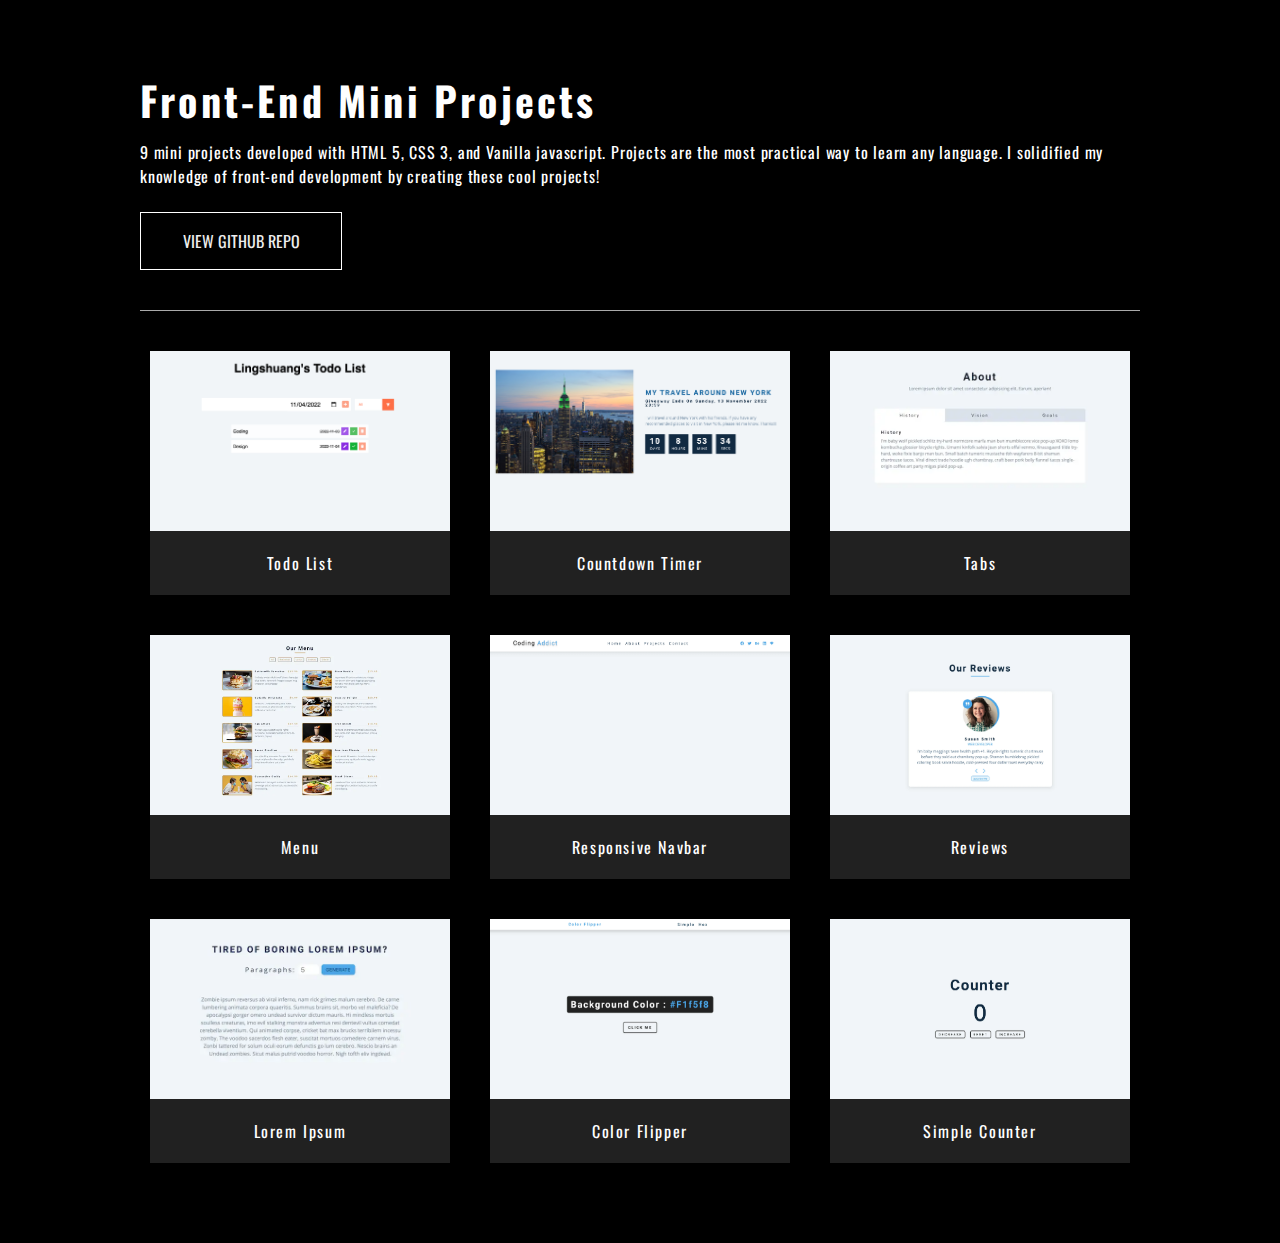
<file: index.html>
<!DOCTYPE html>
<html lang="en">
  <head>
    <meta charset="UTF-8" />
    <meta name="viewport" content="width=device-width, initial-scale=1.0" />
    <title>Front-end Mini Projects</title>
    <!-- font-awesome -->
    <link
      rel="stylesheet"
      href="https://cdnjs.cloudflare.com/ajax/libs/font-awesome/5.14.0/css/all.min.css"
    />
    <!-- styles -->
    <link rel="stylesheet" href="styles.css" />
    <link rel="icon" href="images/website-logo.png">
  </head>
  <body>
    <header>
        <h2>Front-end Mini Projects</h2>
        <p class="description">9 mini projects developed with HTML 5, CSS 3, and Vanilla javascript. Projects are the most practical way to learn any language. I solidified my knowledge of front-end development by creating these cool projects!</p>
        <div class="develop-github">
            VIEW GITHUB REPO
        </div>
        
        <div class="underline"></div>
    </header>

    
    <div class="projects">
    </div>

    <!-- javascript -->
    <script src="app.js"></script>
  </body>
</html>
</file>
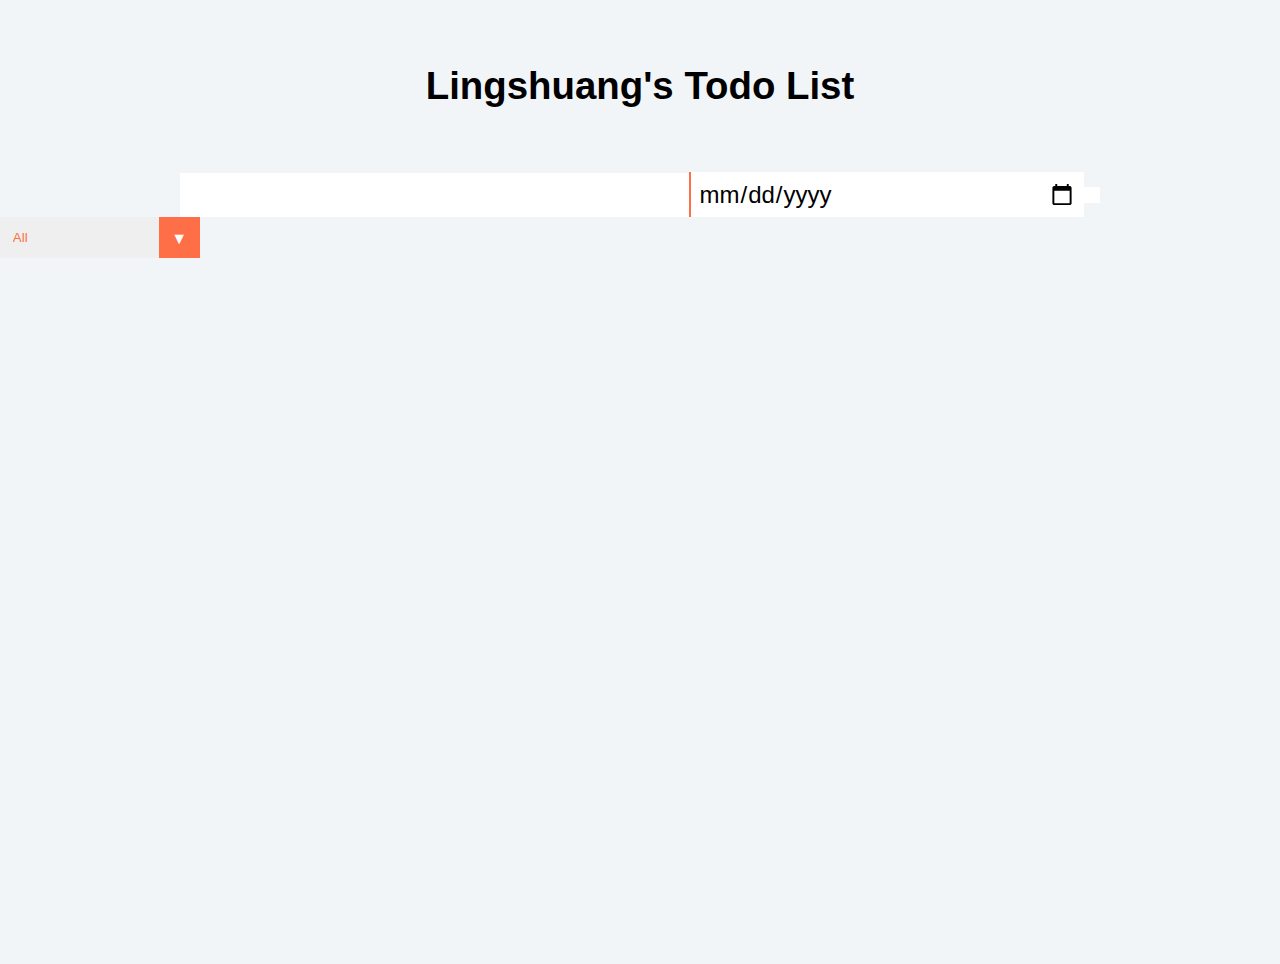
<file: 01-todo-list/index.html>
<!DOCTYPE html>
<html lang="en">
<head>
    <meta charset="UTF-8">
    <meta http-equiv="X-UA-Compatible" content="IE=edge">
    <meta name="viewport" content="width=device-width, initial-scale=1.0">
    <link rel="preconnect" href="https://fonts.googleapis.com">
    <link rel="preconnect" href="https://fonts.gstatic.com" crossorigin>
    <link href="https://fonts.googleapis.com/css2?family=Raleway:ital,wght@0,300;1,300&display=swap" rel="stylesheet">
    <link rel="stylesheet" href="https://cdnjs.cloudflare.com/ajax/libs/font-awesome/6.2.0/css/all.min.css" integrity="sha512-xh6O/CkQoPOWDdYTDqeRdPCVd1SpvCA9XXcUnZS2FmJNp1coAFzvtCN9BmamE+4aHK8yyUHUSCcJHgXloTyT2A==" crossorigin="anonymous" referrerpolicy="no-referrer" />
    <link rel="stylesheet" href="style.css">
    <title>Todo List</title>
</head>
<body>
    
    <header>
        <h1>Lingshuang's Todo List</h1>
    </header>

    <form>
        <input type="text" class="todo-input">
        <input type="date" class="todo-date">
        <button class="todo-button">
            <i class="fas fa-plus-square"></i>
        </button>
        
    </form>

    <div class="select">
        <select name="todos" class="filter-todo">
            <option value="all">All</option>
            <option value="completed">Completed</option>
            <option value="uncompleted">Uncompleted</option>
        </select>
    </div>

    <div class="todo-container">
        <ul class="todo-list"></ul>
    </div>

    <script src="app.js"></script>
</body>
</html>
</file>
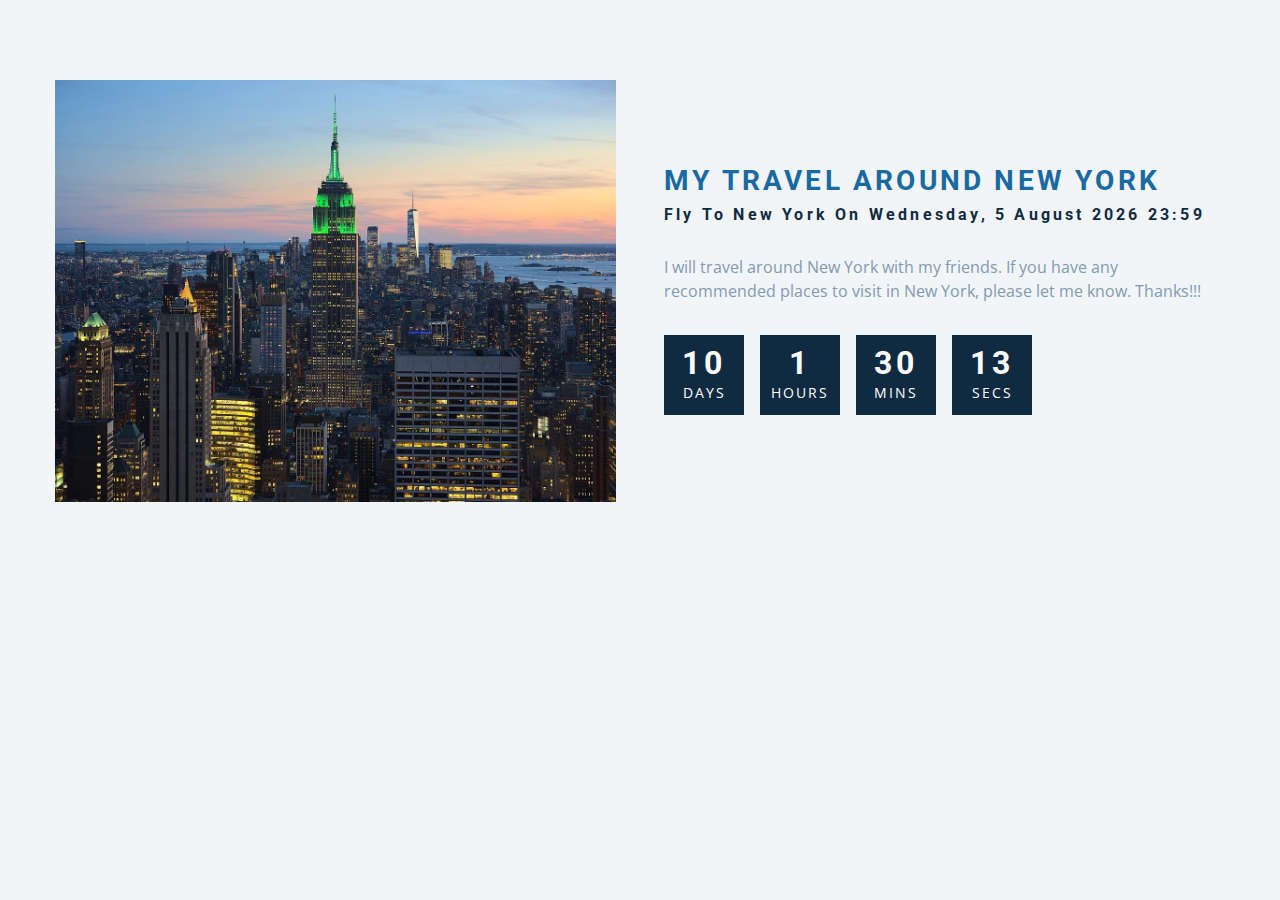
<file: 02-countdown-timer/index.html>
<!DOCTYPE html>
<html lang="en">
  <head>
    <meta charset="UTF-8" />
    <meta name="viewport" content="width=device-width, initial-scale=1.0" />
    <title>Countdown</title>

    <!-- styles -->
    <link rel="stylesheet" href="styles.css" />
  </head>
  <body>
    <section class="section-center">
      <article class="gift-img">
        <img src="new-york.webp" alt="gift image">
      </article>
      <!-- info -->
      <article class="gift-info">
        <h3>my travel around new york</h3>
        <h4 class="giveaway"></h4>
        <p>I will travel around New York with my friends. If you have any recommended places to visit in New York, please let me know. Thanks!!!</p>
        <div class="deadline">
          <!-- days -->
          <div class="deadline-format">
            <div>
              <h4 class="days"></h4>
              <span>days</span>
            </div>
          </div>
          <!-- end of days -->
           <!-- hours -->
           <div class="deadline-format">
            <div>
              <h4 class="hours"></h4>
              <span>hours</span>
            </div>
          </div>
          <!-- end of hours -->
           <!-- minutes -->
           <div class="deadline-format">
            <div>
              <h4 class="minutes"></h4>
              <span>mins</span>
            </div>
          </div>
          <!-- end of minutes -->
           <!-- seconds -->
           <div class="deadline-format">
            <div>
              <h4 class="seconds"></h4>
              <span>secs</span>
            </div>
          </div>
          <!-- end of seconds -->
        </div>
      </article>
    </section>
    <!-- javascript -->
    <script src="app.js"></script>
  </body>
</html>
</file>
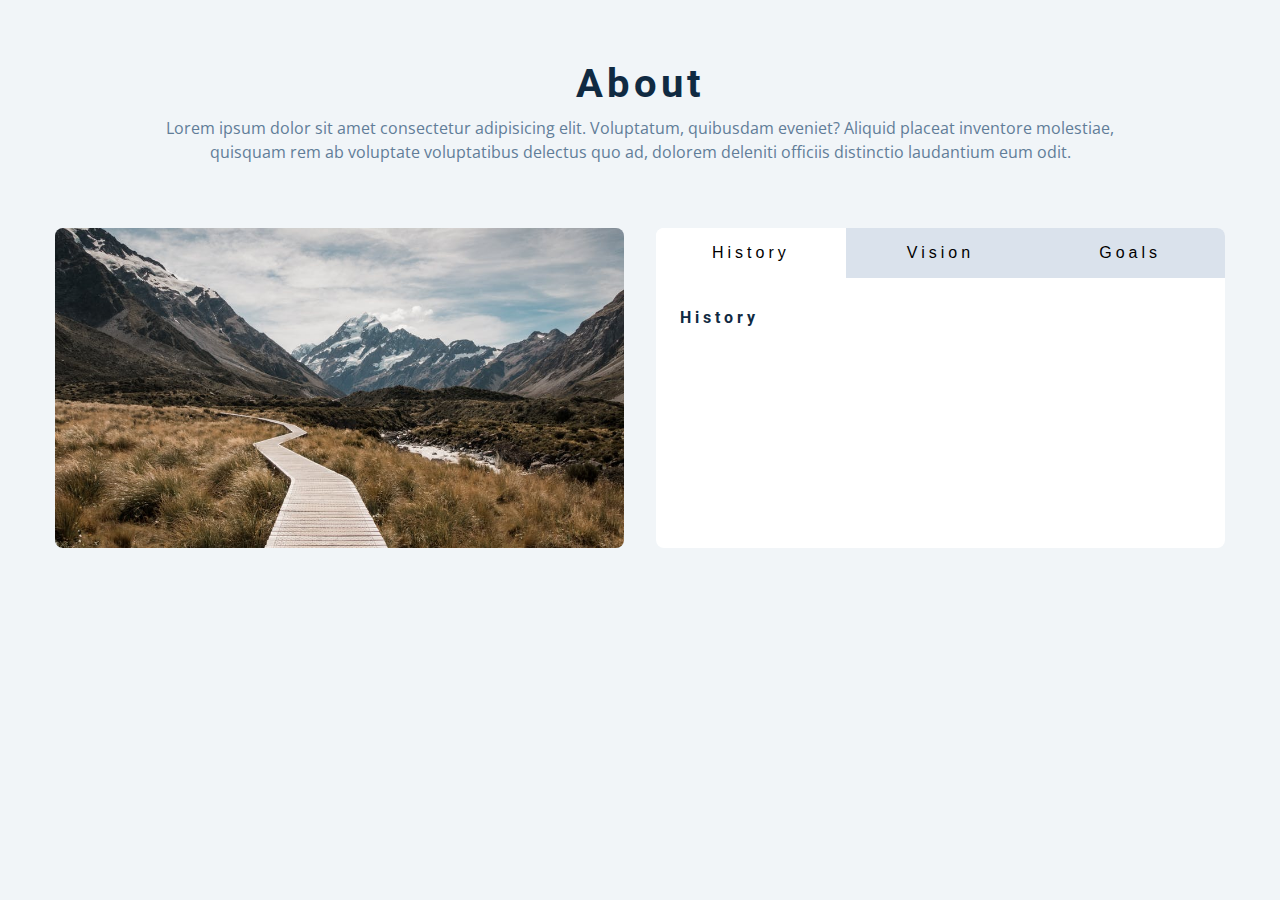
<file: 03-tabs/index.html>
<!DOCTYPE html>
<html lang="en">
  <head>
    <meta charset="UTF-8" />
    <meta name="viewport" content="width=device-width, initial-scale=1.0" />
    <title>Tabs</title>

    <!-- styles -->
    <link rel="stylesheet" href="styles.css" />
  </head>
  <body>
    <section>
      <div class="title">
        <h2>about</h2>
        <p>Lorem ipsum dolor sit amet consectetur adipisicing elit. Voluptatum, quibusdam eveniet? Aliquid placeat inventore molestiae, quisquam rem ab voluptate voluptatibus delectus quo ad, dolorem deleniti officiis distinctio laudantium eum odit.</p>
      </div>
      <div class="about-center section-center">
        <div class="about-img">
          <img src="hero-bcg.jpeg" alt="about image">
        </div>
        <div class="about">
          <div class="btn-container">
            <button class="tab-btn active" type="button" data-id="history">history</button>
            <button class="tab-btn" type="button" data-id="vision">vision</button>
            <button class="tab-btn" type="button" data-id="goals">goals</button>
          </div>
          <div class="about-content">
            <!-- single item -->
            <div class="content active" id="history">
              <h4>
                history
              </h4>
            </div>
            <div class="content" id="vision">
              <h4>
                vision
              </h4>
            </div>
            <div class="content" id="goals">
              <h4>
                goals
              </h4>
            </div>
            <!-- end single item -->
          </div>
        </div>
      </div>
    </section>
    <!-- javascript -->
    <script src="app.js"></script>
  </body>
</html>
</file>
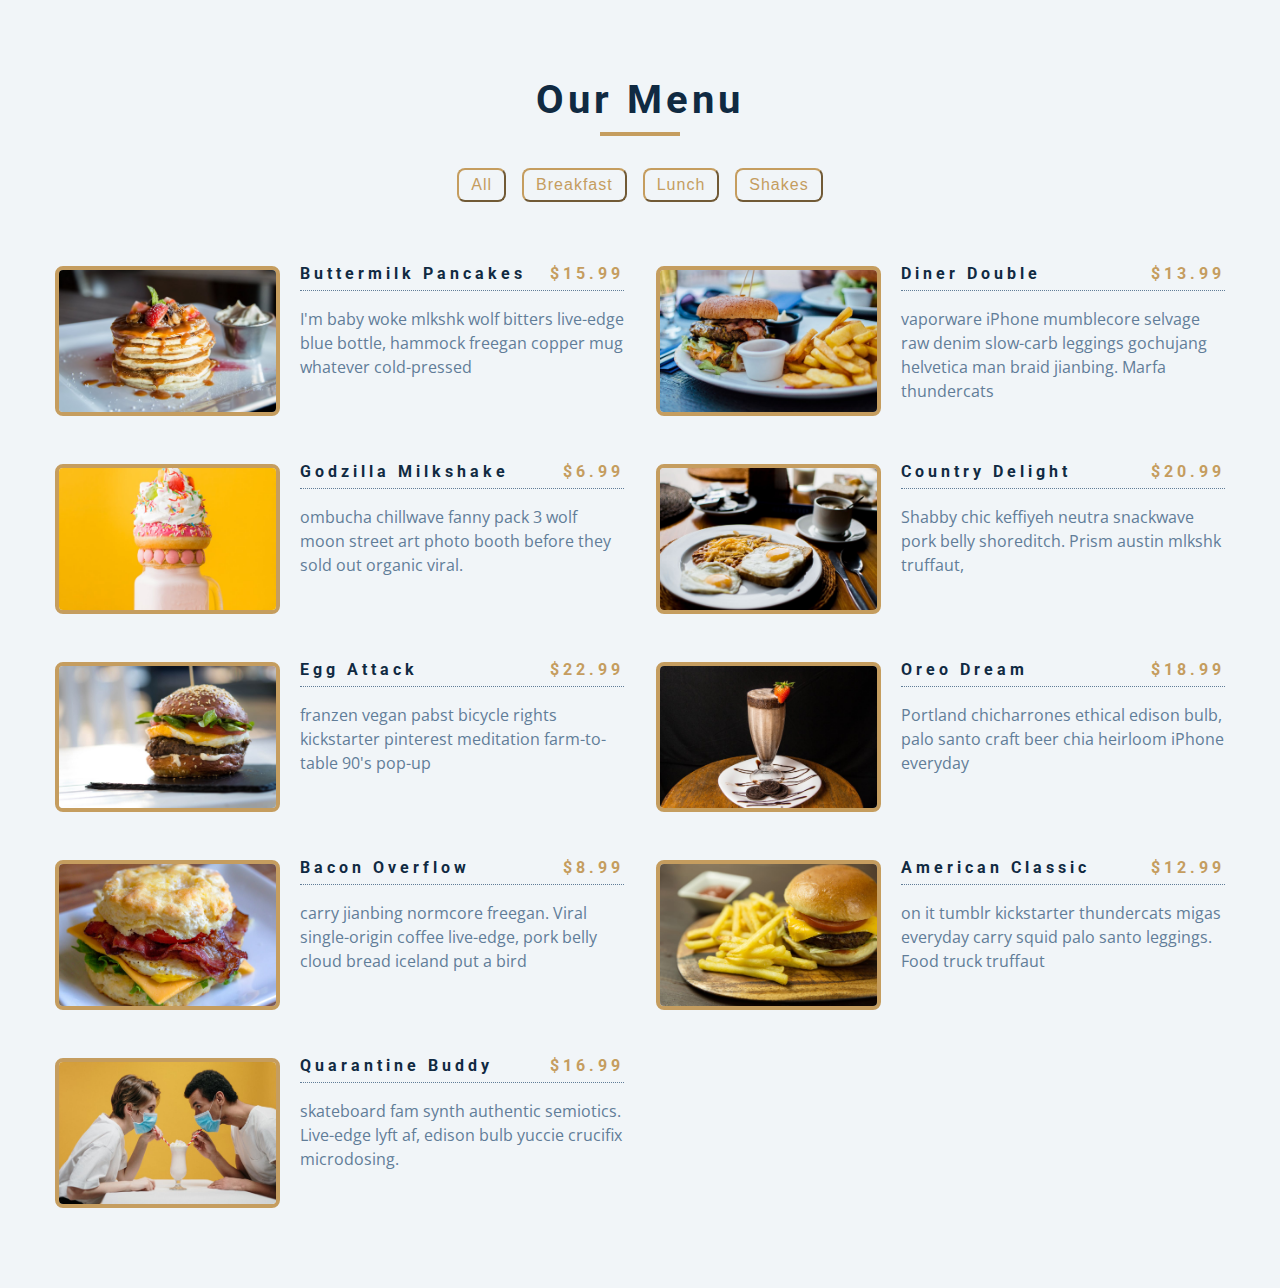
<file: 04-menu/index.html>
<!DOCTYPE html>
<html lang="en">
  <head>
    <meta charset="UTF-8" />
    <meta name="viewport" content="width=device-width, initial-scale=1.0" />
    <title>Starter</title>
    <!-- font-awesome -->
    <link
      rel="stylesheet"
      href="https://cdnjs.cloudflare.com/ajax/libs/font-awesome/5.14.0/css/all.min.css"
    />
    <!-- styles -->
    <link rel="stylesheet" href="styles.css" />
  </head>
  <body>
    <section class="menu">
      <!-- title -->
      <div class="title">
        <h2>our menu</h2>
        <div class="underline"></div>
      </div>
      <!-- filters -->
      <div class="btn-container">
      </div>
      <div class="section-center">
        <!-- single item -->
        <!-- <article class="menu-item">
          <img src="menu-item.jpeg" class="photo" alt="menu item photo">
          <div class="item-info">
            <header>
              <h4>buttermilk pancakes</h4>
              <h4 class="price">$15</h4>
            </header>
            <p class="item-text">testtestttestssss</p>
          </div>
        </article> -->
        <!-- end of single item -->
      </div>
    </section>
    <!-- javascript -->
    <script src="app.js"></script>
  </body>
</html>
</file>
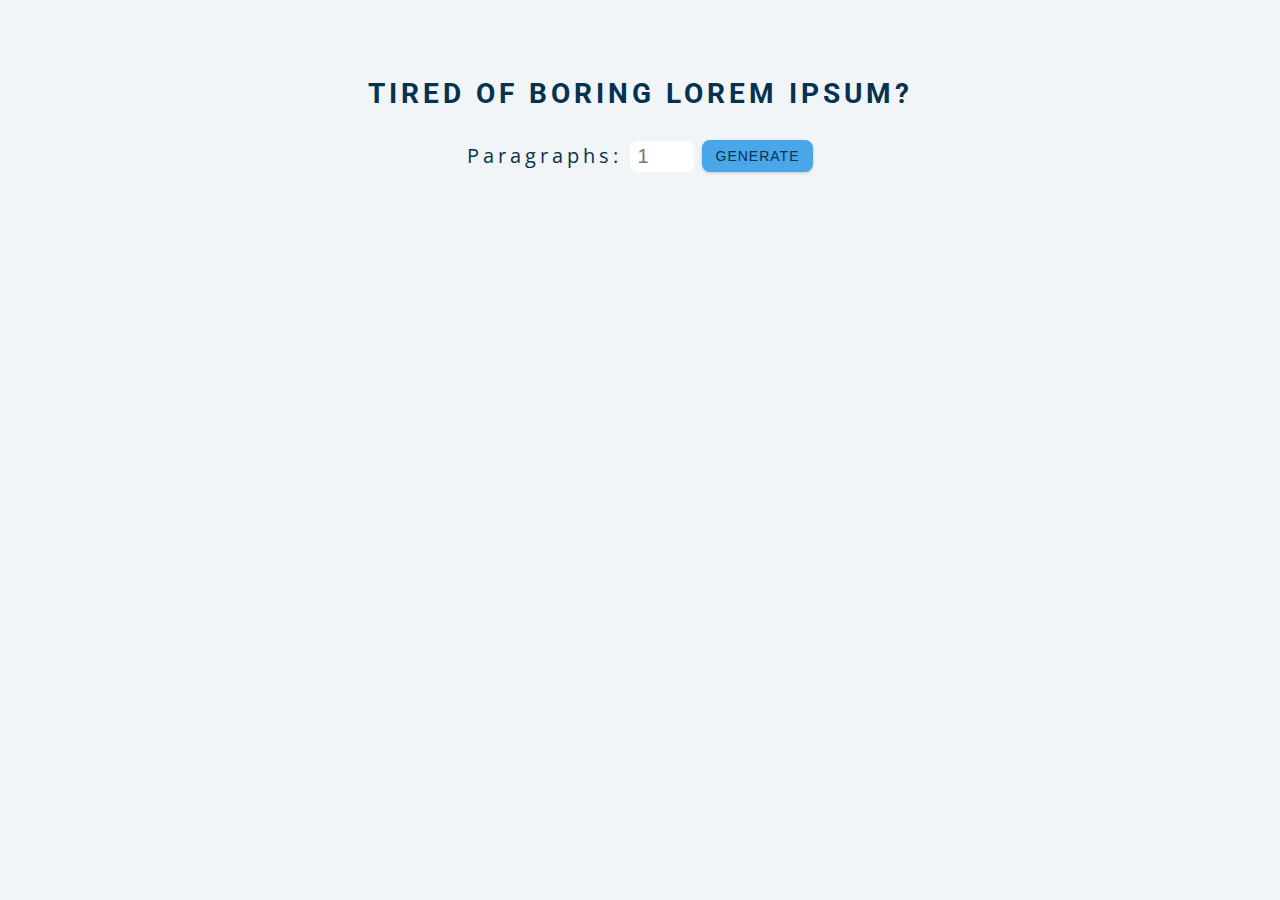
<file: 07-lorem-ipsum/index.html>
<!DOCTYPE html>
<html lang="en">
  <head>
    <meta charset="UTF-8" />
    <meta name="viewport" content="width=device-width, initial-scale=1.0" />
    <title>Lorem Ipsum</title>

    <!-- styles -->
    <link rel="stylesheet" href="styles.css" />
  </head>
  <body>
    <section class="section-center">
      <h3>
        tired of boring lorem ipsum?
      </h3>
      <form class="lorem-form">
        <label for="amount">paragraphs:</label>
        <input type="number" name="amount" id="amount" placeholder="1"/>
        <button type="submit" class="btn">generate</button>
      </form>
      <article class="lorem-text">
        
      </article>
    </section>
    <!-- javascript -->
    <script src="app.js"></script>
  </body>
</html>
</file>
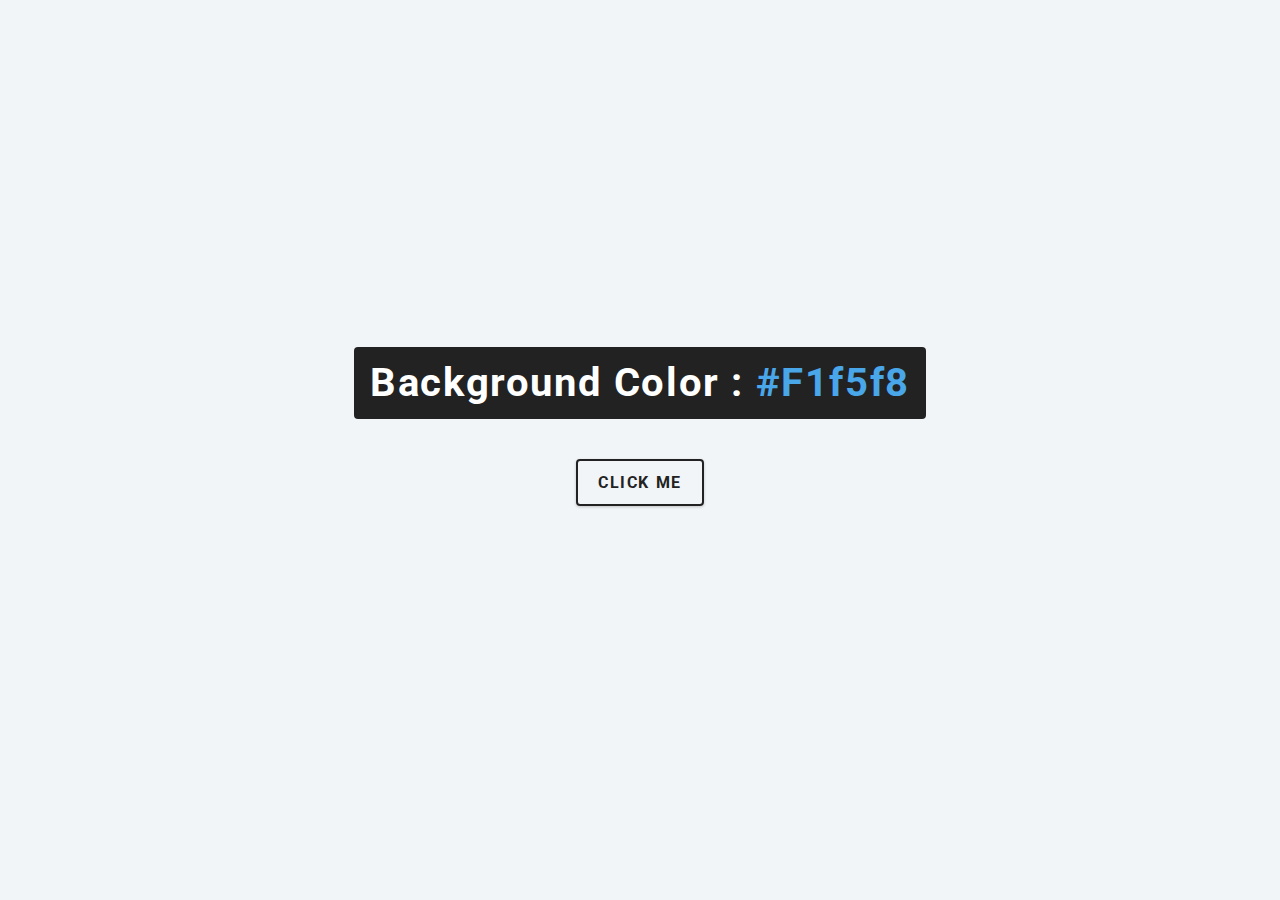
<file: 08-color-flipper/index.html>
<!DOCTYPE html>
<html lang="en">
  <head>
    <meta charset="UTF-8" />
    <meta name="viewport" content="width=device-width, initial-scale=1.0" />
    <title>
      Color Flipper || Simple
    </title>

    <!-- styles -->
    <link rel="stylesheet" href="styles.css" />
  </head>

  <body>
    <main>
      <div class="container">
        <h2>background color : <span class="color">#f1f5f8</span></h2>
        <button class="btn btn-hero" id="btn">click me</button>
      </div>
    </main>
    <!-- javascript -->
    <script src="hex.js"></script>
  </body>
</html>
</file>
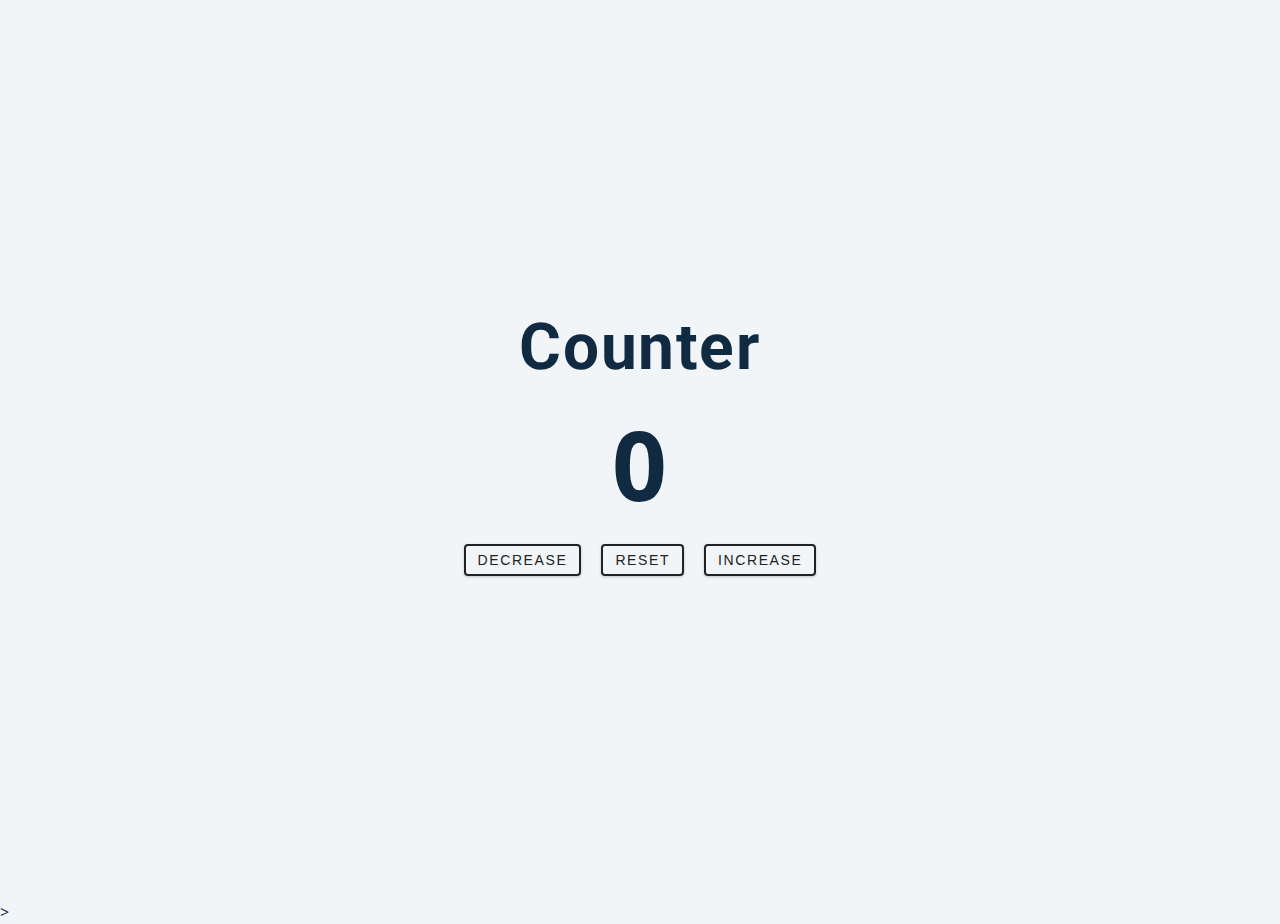
<file: 09-counter/index.html>
<!DOCTYPE html>
<html lang="en">
  <head>
    <meta charset="UTF-8" />
    <meta name="viewport" content="width=device-width, initial-scale=1.0" />
    <title>Counter</title>

    <!-- styles -->
    <link rel="stylesheet" href="styles.css" />
  </head>
  <body>
    <main>
      <div class="container">
        <h1>counter</h1>
        <span id="value">0</span>
        <div class="button-container">
          <button class="btn decrease">decrease</button>
          <button class="btn reset">reset</button>
          <button class="btn increase">increase</button>
        </div>
      </div>
    </main>>
    <!-- javascript -->
    <script src="app.js"></script>
  </body>
</html>
</file>
<file: styles.css>
/*
=============== 
Fonts
===============
*/
@import url('https://fonts.googleapis.com/css2?family=Oswald:wght@400;700&display=swap');

body {
    background-color: black;
    color: white;
    margin: 80px 0px;
}

h1,
h2,
h3,
h4 {
    max-width: 1000px;
    letter-spacing: 0.2rem;
    text-transform: capitalize;
    line-height: 1.25;
    margin-bottom: 0.75rem;
    font-family: 'Oswald', sans-serif;

}
h1 {
    font-size: 3rem;
  }
h2 {
    font-size: 2rem;
}
h3 {
    font-size: 1.25rem;
}
h4 {
    font-size: 0.875rem;
}
p {
    margin-bottom: 1.25rem;
    font-family: 'Oswald', sans-serif;
    letter-spacing: 0.1rem;
}
@media screen and (min-width: 800px) {
h1 {
    font-size: 4rem;
}
h2 {
    font-size: 2.5rem;
}
h3 {
    font-size: 1.75rem;
}
h4 {
    font-size: 1rem;
}
body {
    font-size: 1rem;
}
h1,
h2,
h3,
h4 {
    line-height: 1;
}
}

.underline {
    height: 0.05rem;
    background: #aaaaaa;
    margin-top: 40px;
}

.projects {
    max-width: 1000px;
    display: grid;
    grid-template-columns: repeat(auto-fill, 300px);
    justify-content: center;
    align-items: stretch;
    row-gap: 40px;
    column-gap: 40px;
    margin-top: 40px;
    margin-left: auto;
    margin-right: auto;
}

.project-image {
    width: 100%;
    aspect-ratio: 10/6;
    object-fit: cover;
}

.project-title {
    text-align: center;
}

.project-container {
    background-color: #212121;
    transition: all 0.8s ease;
}

.project-container:hover {
    transform: scale(1.15);
    cursor: pointer;
}

.develop-github {
    margin-top: 24px;
    max-width: 200px;
    padding-top: 16px;
    padding-bottom: 16px;
    border: #ffffff 1.5px solid;
    text-align: center;
    color: #eeeeee;
    font-family: 'Oswald', sans-serif;
    font-size: 1rem;

}

.develop-github:hover {
    color: #000000;
    background-color: #eeeeee;
    cursor: pointer;
}

header {
    max-width: 1000px;
    margin-left: auto;
    margin-right: auto;
    padding-left: 20px;
    padding-right: 20px;
}

.description {
    margin-top: 20px;
    font-family: 'Oswald', sans-serif;
    letter-spacing: 0.05rem;
}
</file>
<file: 01-todo-list/style.css>
* {
    margin: 0;
    padding: 0;
    box-sizing: border-box;
}

body {
    background-color: hsl(210, 36%, 96%);
    color: black;
    font-family: "Poppins", sans-serif;
    min-height: 100vh;
    width: 100%;
}

header {
    font-size: 1.2rem;
    margin-top: 4rem;
    margin-bottom: 4rem;
    text-align: center;
}

header, form {
    display: flex;
    justify-content: center;
    align-items: center;
    flex-wrap: wrap;
    row-gap: 8px;
    max-width: 1000px;
    margin-left: auto;
    margin-right: auto;
    padding: 0px 40px;
}

form input, form button {
    padding: 0.5rem;
    font-size: 1.5em;
    border: none;
}

form button {
    color: #fda085;
    background: white;
    cursor: pointer;
    transition: all 0.3s ease;
}

form input {
    flex-grow: 1;
}

form button:hover {
    background: #fda085;
    color: white;
}

.todo-container {
    display: flex;
    justify-content: center;
    align-items: center;
    max-width: 1000px;
    margin-left: auto;
    margin-right: auto;
    padding: 0px 40px;
}

.todo-list {
    width: 100%;
    list-style: none;
}

.todo-item {
    margin: 0.5rem 0rem;
    display: flex;
    align-items: center;
    justify-content: center;
    background: white;
    padding: 0.5rem;
}

.todo-text-div {
    flex-grow: 1;
    font-size: 1.2rem;
    color: black;
}

.check-button, .delete-button, .edit-button {
    border: none;
    margin: 0.2rem;
    padding: 0.5rem;
}

.check-button {
    color: white;
    background: #14b236;
}

.delete-button {
    color: white;
    background: #fda085;
}

.edit-button {
    color: white;
    background:blueviolet;
}

.check-button:hover {
    color: #14b236;
    background: white;
}

.delete-button:hover {
    color: #fda085;
    background: white;
}

.edit-button:hover {
    background: white;
    color:blueviolet;
}

.fa-trash, .fa-check {
    pointer-events: none;
}

.complete {
    text-decoration: line-through;
    opacity: 0.8;
    text-decoration-color: black;
}

.fall {
    transform: translateY(8rem) rotateZ(20deg);
    opacity: 0;
    transition: all 1s ease;
}

.filter-div {
    max-width: 1000px;
    margin-left: auto;
    margin-right: auto;
    padding: 0px 40px;
    display: flex;
    align-items: center;
    margin-top: 20px;
    margin-bottom: 20px;
}

.filter-div span {
    font-size: 1.2rem;
    margin-right: 16px;

}

select {
    -webkit-appearance: none;
    -moz-appearance: none;
    appearance: none;
    outline: none;
    border: none;
    color: #ff6f47;
    width: 10rem;
    cursor: pointer;
    padding: 0.8rem;
}

.select {
    position: relative;
    overflow: hidden;
    max-width: 200px;
}

.select::after {
    content: "\25BC";
    position: absolute;
    background: #ff6f47;
    top: 0;
    right: 0;
    padding: 0.8rem;
    pointer-events: none;
    transition: all 0.3s ease;
    color: white;
}

.select:hover::after {
    background: white;
    color: #ff6f47;
}

.todo-text {
    border: none;
    font-size: 1.2rem;
    color: black;
    flex-grow: 1;
}

.todo-date-text {
    font-size: 1rem;
    color: black;
    margin: 0.2rem;
}

.todo-date {
    font-size: 1.5rem;
    padding: 0.48rem;
    font-family: "Poppins", sans-serif;
    border-left: #ff6f47 solid 2px;
}

i {
    pointer-events: none;
}
</file>
<file: 02-countdown-timer/styles.css>
/*
=============== 
Fonts
===============
*/
@import url("https://fonts.googleapis.com/css?family=Open+Sans|Roboto:400,700&display=swap");

/*
=============== 
Variables
===============
*/

:root {
  /* dark shades of primary color*/
  --clr-primary-1: hsl(205, 86%, 17%);
  --clr-primary-2: hsl(205, 77%, 27%);
  --clr-primary-3: hsl(205, 72%, 37%);
  --clr-primary-4: hsl(205, 63%, 48%);
  /* primary/main color */
  --clr-primary-5: #49a6e9;
  /* lighter shades of primary color */
  --clr-primary-6: hsl(205, 89%, 70%);
  --clr-primary-7: hsl(205, 90%, 76%);
  --clr-primary-8: hsl(205, 86%, 81%);
  --clr-primary-9: hsl(205, 90%, 88%);
  --clr-primary-10: hsl(205, 100%, 96%);
  /* darkest grey - used for headings */
  --clr-grey-1: hsl(209, 61%, 16%);
  --clr-grey-2: hsl(211, 39%, 23%);
  --clr-grey-3: hsl(209, 34%, 30%);
  --clr-grey-4: hsl(209, 28%, 39%);
  /* grey used for paragraphs */
  --clr-grey-5: hsl(210, 22%, 49%);
  --clr-grey-6: hsl(209, 23%, 60%);
  --clr-grey-7: hsl(211, 27%, 70%);
  --clr-grey-8: hsl(210, 31%, 80%);
  --clr-grey-9: hsl(212, 33%, 89%);
  --clr-grey-10: hsl(210, 36%, 96%);
  --clr-white: #fff;
  --clr-red-dark: hsl(360, 67%, 44%);
  --clr-red-light: hsl(360, 71%, 66%);
  --clr-green-dark: hsl(125, 67%, 44%);
  --clr-green-light: hsl(125, 71%, 66%);
  --clr-black: #222;
  --clr-gold: #c59d5f;
  --ff-primary: "Roboto", sans-serif;
  --ff-secondary: "Open Sans", sans-serif;
  --transition: all 0.3s linear;
  --spacing: 0.25rem;
  --radius: 0.5rem;
  --light-shadow: 0 5px 15px rgba(0, 0, 0, 0.1);
  --dark-shadow: 0 5px 15px rgba(0, 0, 0, 0.2);
  --max-width: 1170px;
  --fixed-width: 620px;
}
/*
=============== 
Global Styles
===============
*/

*,
::after,
::before {
  margin: 0;
  padding: 0;
  box-sizing: border-box;
}
body {
  font-family: var(--ff-secondary);
  background: var(--clr-grey-10);
  color: var(--clr-grey-1);
  line-height: 1.5;
  font-size: 0.875rem;
}
ul {
  list-style-type: none;
}
a {
  text-decoration: none;
}
img:not(.logo) {
  width: 100%;
}
img {
  display: block;
}

h1,
h2,
h3,
h4 {
  letter-spacing: 0.2rem;
  text-transform: capitalize;
  line-height: 1.25;
  margin-bottom: 0.75rem;
  font-family: var(--ff-primary);
}
h1 {
  font-size: 3rem;
}
h2 {
  font-size: 2rem;
}
h3 {
  font-size: 1.25rem;
}
h4 {
  font-size: 0.875rem;
}
p {
  margin-bottom: 1.25rem;
  color: var(--clr-grey-5);
}
@media screen and (min-width: 800px) {
  h1 {
    font-size: 4rem;
  }
  h2 {
    font-size: 2.5rem;
  }
  h3 {
    font-size: 1.75rem;
  }
  h4 {
    font-size: 1rem;
  }
  body {
    font-size: 1rem;
  }
  h1,
  h2,
  h3,
  h4 {
    line-height: 1;
  }
}
/*  global classes */

.btn {
  text-transform: uppercase;
  background: transparent;
  color: var(--clr-black);
  padding: 0.375rem 0.75rem;
  letter-spacing: var(--spacing);
  display: inline-block;
  transition: var(--transition);
  font-size: 0.875rem;
  border: 2px solid var(--clr-black);
  cursor: pointer;
  box-shadow: 0 1px 3px rgba(0, 0, 0, 0.2);
  border-radius: var(--radius);
}
.btn:hover {
  color: var(--clr-white);
  background: var(--clr-black);
}
/* section */
.section {
  padding: 5rem 0;
}

.section-center {
  width: 90vw;
  margin: 5rem auto;
  max-width: 1170px;
}

main {
  min-height: 100vh;
  display: grid;
  place-items: center;
}
/*
=============== 
Countdown Timer
===============
*/
.gift-img {
  margin-bottom: 2rem;
}
.gift-info h3 {
  text-transform: uppercase;
  color: var(--clr-primary-3);
}
.gift-info p {
  color: var(--clr-grey-6);
}
.date {
  color: var(--clr-grey-5);
  font-size: 0.85rem;
}
@media screen and (min-width: 992px) {
  .section-center {
    display: grid;
    grid-template-columns: 1fr 1fr;
    place-items: center;
    gap: 3rem;
    width: 95vw;
  }
  .gift-img {
    margin-bottom: 0;
  }
}
.gift-info p {
  margin: 2rem 0;
}
.deadline {
  display: flex;
}
.deadline-format {
  background: var(--clr-grey-1);
  color: var(--clr-white);
  margin-right: 1rem;
  width: 5rem;
  height: 5rem;
  display: grid;
  place-items: center;
  text-align: center;
}
.deadline-format span {
  display: block;
  text-transform: uppercase;
  letter-spacing: 2px;
  font-size: 0.85rem;
}
.deadline h4:not(.expired) {
  font-size: 2rem;
  margin-bottom: 0.25rem;
  letter-spacing: var(--spacing);
}
</file>
<file: 03-tabs/styles.css>
/*
=============== 
Fonts
===============
*/
@import url("https://fonts.googleapis.com/css?family=Open+Sans|Roboto:400,700&display=swap");

/*
=============== 
Variables
===============
*/

:root {
  /* dark shades of primary color*/
  --clr-primary-1: hsl(205, 86%, 17%);
  --clr-primary-2: hsl(205, 77%, 27%);
  --clr-primary-3: hsl(205, 72%, 37%);
  --clr-primary-4: hsl(205, 63%, 48%);
  /* primary/main color */
  --clr-primary-5: #49a6e9;
  /* lighter shades of primary color */
  --clr-primary-6: hsl(205, 89%, 70%);
  --clr-primary-7: hsl(205, 90%, 76%);
  --clr-primary-8: hsl(205, 86%, 81%);
  --clr-primary-9: hsl(205, 90%, 88%);
  --clr-primary-10: hsl(205, 100%, 96%);
  /* darkest grey - used for headings */
  --clr-grey-1: hsl(209, 61%, 16%);
  --clr-grey-2: hsl(211, 39%, 23%);
  --clr-grey-3: hsl(209, 34%, 30%);
  --clr-grey-4: hsl(209, 28%, 39%);
  /* grey used for paragraphs */
  --clr-grey-5: hsl(210, 22%, 49%);
  --clr-grey-6: hsl(209, 23%, 60%);
  --clr-grey-7: hsl(211, 27%, 70%);
  --clr-grey-8: hsl(210, 31%, 80%);
  --clr-grey-9: hsl(212, 33%, 89%);
  --clr-grey-10: hsl(210, 36%, 96%);
  --clr-white: #fff;
  --clr-red-dark: hsl(360, 67%, 44%);
  --clr-red-light: hsl(360, 71%, 66%);
  --clr-green-dark: hsl(125, 67%, 44%);
  --clr-green-light: hsl(125, 71%, 66%);
  --clr-black: #222;
  --ff-primary: "Roboto", sans-serif;
  --ff-secondary: "Open Sans", sans-serif;
  --transition: all 0.3s linear;
  --spacing: 0.25rem;
  --radius: 0.5rem;
  --light-shadow: 0 5px 15px rgba(0, 0, 0, 0.1);
  --dark-shadow: 0 5px 15px rgba(0, 0, 0, 0.2);
  --max-width: 1170px;
  --fixed-width: 620px;
}
/*
=============== 
Global Styles
===============
*/

*,
::after,
::before {
  margin: 0;
  padding: 0;
  box-sizing: border-box;
}
body {
  font-family: var(--ff-secondary);
  background: var(--clr-grey-10);
  color: var(--clr-grey-1);
  line-height: 1.5;
  font-size: 0.875rem;
}
ul {
  list-style-type: none;
}
a {
  text-decoration: none;
}
img:not(.logo) {
  width: 100%;
}
img {
  display: block;
}

h1,
h2,
h3,
h4 {
  letter-spacing: var(--spacing);
  text-transform: capitalize;
  line-height: 1.25;
  margin-bottom: 0.75rem;
  font-family: var(--ff-primary);
}
h1 {
  font-size: 3rem;
}
h2 {
  font-size: 2rem;
}
h3 {
  font-size: 1.25rem;
}
h4 {
  font-size: 0.875rem;
}
p {
  margin-bottom: 1.25rem;
  color: var(--clr-grey-5);
}
@media screen and (min-width: 800px) {
  h1 {
    font-size: 4rem;
  }
  h2 {
    font-size: 2.5rem;
  }
  h3 {
    font-size: 1.75rem;
  }
  h4 {
    font-size: 1rem;
  }
  body {
    font-size: 1rem;
  }
  h1,
  h2,
  h3,
  h4 {
    line-height: 1;
  }
}
/*  global classes */

.btn {
  text-transform: uppercase;
  background: transparent;
  color: var(--clr-black);
  padding: 0.375rem 0.75rem;
  letter-spacing: var(--spacing);
  display: inline-block;
  transition: var(--transition);
  font-size: 0.875rem;
  border: 2px solid var(--clr-black);
  cursor: pointer;
  box-shadow: 0 1px 3px rgba(0, 0, 0, 0.2);
  border-radius: var(--radius);
}
.btn:hover {
  color: var(--clr-white);
  background: var(--clr-black);
}
/* section */
.section {
  padding: 5rem 0;
}

.section-center {
  width: 90vw;
  margin: 0 auto;
  max-width: 1170px;
}
@media screen and (min-width: 992px) {
  .section-center {
    width: 95vw;
  }
}
main {
  min-height: 100vh;
  display: grid;
  place-items: center;
}
/*
=============== 
About
===============
*/
.title {
  text-align: center;
  margin-bottom: 4rem;
  margin-top: 4rem;
}
.title p {
  width: 80%;
  margin: 0 auto;
}

.about-img {
  margin-bottom: 2rem;
}
.about-img img {
  border-radius: var(--radius);
  object-fit: cover;
  height: 20rem;
}
@media screen and (min-width: 992px) {
  .about-img {
    margin-bottom: 0;
  }

  .about-center {
    display: grid;
    grid-template-columns: 1fr 1fr;
    column-gap: 2rem;
  }
}
.about {
  background: var(--clr-white);
  border-radius: var(--radius);
  display: grid;
  grid-template-rows: auto 1fr;
}
.btn-container {
  border-top-left-radius: var(--radius);
  border-top-right-radius: var(--radius);
  display: grid;
  grid-template-columns: 1fr 1fr 1fr;
}
.tab-btn:nth-child(1) {
  border-top-left-radius: var(--radius);
}
.tab-btn:nth-child(3) {
  border-top-right-radius: var(--radius);
}
.tab-btn {
  padding: 1rem 0;
  border: none;
  text-transform: capitalize;
  font-size: 1rem;
  display: block;
  background: var(--clr-grey-9);
  cursor: pointer;
  transition: var(--transition);
  letter-spacing: var(--spacing);
}
.tab-btn:hover:not(.active) {
  background: var(--clr-primary-10);
  color: var(--clr-primary-5);
}
.about-content {
  border-bottom-left-radius: var(--radius);
  border-bottom-right-radius: var(--radius);
  padding: 2rem 1.5rem;
}
/* hide content */
.content {
  display: none;
}
.tab-btn.active {
  background: var(--clr-white);
}
.content.active {
  display: block;
}
</file>
<file: 04-menu/styles.css>
/*
=============== 
Fonts
===============
*/
@import url("https://fonts.googleapis.com/css?family=Open+Sans|Roboto:400,700&display=swap");

/*
=============== 
Variables
===============
*/

:root {
  /* dark shades of primary color*/
  --clr-primary-1: hsl(205, 86%, 17%);
  --clr-primary-2: hsl(205, 77%, 27%);
  --clr-primary-3: hsl(205, 72%, 37%);
  --clr-primary-4: hsl(205, 63%, 48%);
  /* primary/main color */
  --clr-primary-5: #49a6e9;
  /* lighter shades of primary color */
  --clr-primary-6: hsl(205, 89%, 70%);
  --clr-primary-7: hsl(205, 90%, 76%);
  --clr-primary-8: hsl(205, 86%, 81%);
  --clr-primary-9: hsl(205, 90%, 88%);
  --clr-primary-10: hsl(205, 100%, 96%);
  /* darkest grey - used for headings */
  --clr-grey-1: hsl(209, 61%, 16%);
  --clr-grey-2: hsl(211, 39%, 23%);
  --clr-grey-3: hsl(209, 34%, 30%);
  --clr-grey-4: hsl(209, 28%, 39%);
  /* grey used for paragraphs */
  --clr-grey-5: hsl(210, 22%, 49%);
  --clr-grey-6: hsl(209, 23%, 60%);
  --clr-grey-7: hsl(211, 27%, 70%);
  --clr-grey-8: hsl(210, 31%, 80%);
  --clr-grey-9: hsl(212, 33%, 89%);
  --clr-grey-10: hsl(210, 36%, 96%);
  --clr-white: #fff;
  --clr-red-dark: hsl(360, 67%, 44%);
  --clr-red-light: hsl(360, 71%, 66%);
  --clr-green-dark: hsl(125, 67%, 44%);
  --clr-green-light: hsl(125, 71%, 66%);
  --clr-gold: #c59d5f;
  --clr-black: #222;
  --ff-primary: "Roboto", sans-serif;
  --ff-secondary: "Open Sans", sans-serif;
  --transition: all 0.3s linear;
  --spacing: 0.25rem;
  --radius: 0.5rem;
  --light-shadow: 0 5px 15px rgba(0, 0, 0, 0.1);
  --dark-shadow: 0 5px 15px rgba(0, 0, 0, 0.2);
  --max-width: 1170px;
  --fixed-width: 620px;
}
/*
=============== 
Global Styles
===============
*/

*,
::after,
::before {
  margin: 0;
  padding: 0;
  box-sizing: border-box;
}
body {
  font-family: var(--ff-secondary);
  background: var(--clr-grey-10);
  color: var(--clr-grey-1);
  line-height: 1.5;
  font-size: 0.875rem;
}
ul {
  list-style-type: none;
}
a {
  text-decoration: none;
}
img:not(.logo) {
  width: 100%;
}
img {
  display: block;
}

h1,
h2,
h3,
h4 {
  letter-spacing: var(--spacing);
  text-transform: capitalize;
  line-height: 1.25;
  margin-bottom: 0.75rem;
  font-family: var(--ff-primary);
}
h1 {
  font-size: 3rem;
}
h2 {
  font-size: 2rem;
}
h3 {
  font-size: 1.25rem;
}
h4 {
  font-size: 0.875rem;
}
p {
  margin-bottom: 1.25rem;
  color: var(--clr-grey-5);
}
@media screen and (min-width: 800px) {
  h1 {
    font-size: 4rem;
  }
  h2 {
    font-size: 2.5rem;
  }
  h3 {
    font-size: 1.75rem;
  }
  h4 {
    font-size: 1rem;
  }
  body {
    font-size: 1rem;
  }
  h1,
  h2,
  h3,
  h4 {
    line-height: 1;
  }
}
/*  global classes */

.btn {
  text-transform: uppercase;
  background: transparent;
  color: var(--clr-black);
  padding: 0.375rem 0.75rem;
  letter-spacing: var(--spacing);
  display: inline-block;
  transition: var(--transition);
  font-size: 0.875rem;
  border: 2px solid var(--clr-black);
  cursor: pointer;
  box-shadow: 0 1px 3px rgba(0, 0, 0, 0.2);
  border-radius: var(--radius);
}
.btn:hover {
  color: var(--clr-white);
  background: var(--clr-black);
}
/* section */
.section {
  padding: 5rem 0;
}

main {
  min-height: 100vh;
  display: grid;
  place-items: center;
}
/*
=============== 
Menu
===============
*/

.menu {
  padding: 5rem 0;
}
.title {
  text-align: center;
  margin-bottom: 2rem;
}
.underline {
  width: 5rem;
  height: 0.25rem;
  background: var(--clr-gold);
  margin-left: auto;
  margin-right: auto;
}
.btn-container {
  margin-bottom: 4rem;
  display: flex;
  justify-content: center;
}
.filter-btn {
  background: transparent;
  border-color: var(--clr-gold);
  font-size: 1rem;
  text-transform: capitalize;
  margin: 0 0.5rem;
  letter-spacing: 1px;
  border-radius: var(--radius);
  padding: 0.375rem 0.75rem;
  color: var(--clr-gold);
  cursor: pointer;
  transition: var(--transition);
}
.filter-btn:hover {
  background: var(--clr-gold);
  color: var(--clr-white);
}
.section-center {
  width: 90vw;
  margin: 0 auto;
  max-width: 1170px;
  display: grid;
  gap: 3rem 2rem;
  justify-items: center;
}
.menu-item {
  display: grid;
  gap: 1rem 2rem;
  max-width: 25rem;
}
.photo {
  object-fit: cover;
  height: 200px;
  border: 0.25rem solid var(--clr-gold);
  border-radius: var(--radius);
}
.item-info header {
  display: flex;
  justify-content: space-between;
  border-bottom: 0.5px dotted var(--clr-grey-5);
}
.item-info h4 {
  margin-bottom: 0.5rem;
}
.price {
  color: var(--clr-gold);
}
.item-text {
  margin-bottom: 0;
  padding-top: 1rem;
}

@media screen and (min-width: 768px) {
  .menu-item {
    grid-template-columns: 225px 1fr;
    gap: 0 1.25rem;
    max-width: 40rem;
  }
  .photo {
    height: 175px;
  }
}
@media screen and (min-width: 1200px) {
  .section-center {
    width: 95vw;
    grid-template-columns: 1fr 1fr;
  }
  .photo {
    height: 150px;
  }
}
</file>
<file: 07-lorem-ipsum/styles.css>
/*
=============== 
Fonts
===============
*/
@import url("https://fonts.googleapis.com/css?family=Open+Sans|Roboto:400,700&display=swap");

/*
=============== 
Variables
===============
*/

:root {
  /* dark shades of primary color*/
  --clr-primary-1: hsl(205, 86%, 17%);
  --clr-primary-2: hsl(205, 77%, 27%);
  --clr-primary-3: hsl(205, 72%, 37%);
  --clr-primary-4: hsl(205, 63%, 48%);
  /* primary/main color */
  --clr-primary-5: #49a6e9;
  /* lighter shades of primary color */
  --clr-primary-6: hsl(205, 89%, 70%);
  --clr-primary-7: hsl(205, 90%, 76%);
  --clr-primary-8: hsl(205, 86%, 81%);
  --clr-primary-9: hsl(205, 90%, 88%);
  --clr-primary-10: hsl(205, 100%, 96%);
  /* darkest grey - used for headings */
  --clr-grey-1: hsl(209, 61%, 16%);
  --clr-grey-2: hsl(211, 39%, 23%);
  --clr-grey-3: hsl(209, 34%, 30%);
  --clr-grey-4: hsl(209, 28%, 39%);
  /* grey used for paragraphs */
  --clr-grey-5: hsl(210, 22%, 49%);
  --clr-grey-6: hsl(209, 23%, 60%);
  --clr-grey-7: hsl(211, 27%, 70%);
  --clr-grey-8: hsl(210, 31%, 80%);
  --clr-grey-9: hsl(212, 33%, 89%);
  --clr-grey-10: hsl(210, 36%, 96%);
  --clr-white: #fff;
  --clr-red-dark: hsl(360, 67%, 44%);
  --clr-red-light: hsl(360, 71%, 66%);
  --clr-green-dark: hsl(125, 67%, 44%);
  --clr-green-light: hsl(125, 71%, 66%);
  --clr-black: #222;
  --ff-primary: "Roboto", sans-serif;
  --ff-secondary: "Open Sans", sans-serif;
  --transition: all 0.3s linear;
  --spacing: 0.25rem;
  --radius: 0.5rem;
  --light-shadow: 0 5px 15px rgba(0, 0, 0, 0.1);
  --dark-shadow: 0 5px 15px rgba(0, 0, 0, 0.2);
  --max-width: 1170px;
  --fixed-width: 620px;
}
/*
=============== 
Global Styles
===============
*/

*,
::after,
::before {
  margin: 0;
  padding: 0;
  box-sizing: border-box;
}
body {
  font-family: var(--ff-secondary);
  background: var(--clr-grey-10);
  color: var(--clr-grey-1);
  line-height: 1.5;
  font-size: 0.875rem;
}
ul {
  list-style-type: none;
}
a {
  text-decoration: none;
}
img:not(.logo) {
  width: 100%;
}
img {
  display: block;
}

h1,
h2,
h3,
h4 {
  letter-spacing: var(--spacing);
  text-transform: capitalize;
  line-height: 1.25;
  margin-bottom: 0.75rem;
  font-family: var(--ff-primary);
}
h1 {
  font-size: 3rem;
}
h2 {
  font-size: 2rem;
}
h3 {
  font-size: 1.25rem;
}
h4 {
  font-size: 0.875rem;
}
p {
  margin-bottom: 1.25rem;
  color: var(--clr-grey-5);
}
@media screen and (min-width: 800px) {
  h1 {
    font-size: 4rem;
  }
  h2 {
    font-size: 2.5rem;
  }
  h3 {
    font-size: 1.75rem;
  }
  h4 {
    font-size: 1rem;
  }
  body {
    font-size: 1rem;
  }
  h1,
  h2,
  h3,
  h4 {
    line-height: 1;
  }
}
/*  global classes */

.btn {
  text-transform: uppercase;
  background: var(--clr-primary-5);
  color: var(--clr-primary-1);
  padding: 0.375rem 0.75rem;
  letter-spacing: 1px;
  display: inline-block;
  transition: var(--transition);
  font-size: 0.875rem;
  border: 2px solid var(--clr-primary-5);
  cursor: pointer;
  box-shadow: 0 1px 3px rgba(0, 0, 0, 0.2);
  border-radius: var(--radius);
}
.btn:hover {
  color: var(--clr-primary-5);
  background: var(--clr-primary-8);
  border-color: var(--clr-primary-8);
}
/* section */
.section {
  padding: 5rem 0;
}

.section-center {
  width: 90vw;
  margin: 0 auto;
  max-width: 40rem;
  margin-top: 5rem;
  text-align: center;
}
@media screen and (min-width: 992px) {
  .section-center {
    width: 95vw;
  }
}
main {
  min-height: 100vh;
  display: grid;
  place-items: center;
}
/*
=============== 
Lorem Ipsum
===============
*/
h3 {
  text-transform: uppercase;
  color: var(--clr-primary-1);
}
.lorem-form {
  text-transform: capitalize;
  letter-spacing: var(--spacing);
  margin-top: 2rem;
  margin-bottom: 4rem;
  display: flex;
  justify-content: center;
  align-items: center;
}
label {
  font-size: 1.25rem;
  color: var(--clr-primary-1);
}
input {
  padding: 0.25rem 0.5rem;

  width: 4rem;
  border-radius: var(--radius);
  border: none;
  margin: 0 0.5rem;
  font-size: 1.25rem;
}
button {
  background: var(--clr-primary-10);
}
.result {
  margin-bottom: 2rem;
}
</file>
<file: 08-color-flipper/styles.css>
/*
=============== 
Fonts
===============
*/
@import url("https://fonts.googleapis.com/css?family=Open+Sans|Roboto:400,700&display=swap");

/*
=============== 
Variables
===============
*/

:root {
  /* dark shades of primary color*/
  --clr-primary-1: hsl(205, 86%, 17%);
  --clr-primary-2: hsl(205, 77%, 27%);
  --clr-primary-3: hsl(205, 72%, 37%);
  --clr-primary-4: hsl(205, 63%, 48%);
  /* primary/main color */
  --clr-primary-5: hsl(205, 78%, 60%);
  /* lighter shades of primary color */
  --clr-primary-6: hsl(205, 89%, 70%);
  --clr-primary-7: hsl(205, 90%, 76%);
  --clr-primary-8: hsl(205, 86%, 81%);
  --clr-primary-9: hsl(205, 90%, 88%);
  --clr-primary-10: hsl(205, 100%, 96%);
  /* darkest grey - used for headings */
  --clr-grey-1: hsl(209, 61%, 16%);
  --clr-grey-2: hsl(211, 39%, 23%);
  --clr-grey-3: hsl(209, 34%, 30%);
  --clr-grey-4: hsl(209, 28%, 39%);
  /* grey used for paragraphs */
  --clr-grey-5: hsl(210, 22%, 49%);
  --clr-grey-6: hsl(209, 23%, 60%);
  --clr-grey-7: hsl(211, 27%, 70%);
  --clr-grey-8: hsl(210, 31%, 80%);
  --clr-grey-9: hsl(212, 33%, 89%);
  --clr-grey-10: hsl(210, 36%, 96%);
  --clr-white: #fff;
  --clr-red-dark: hsl(360, 67%, 44%);
  --clr-red-light: hsl(360, 71%, 66%);
  --clr-green-dark: hsl(125, 67%, 44%);
  --clr-green-light: hsl(125, 71%, 66%);
  --clr-black: #222;
  --ff-primary: "Roboto", sans-serif;
  --ff-secondary: "Open Sans", sans-serif;
  --transition: all 0.3s linear;
  --spacing: 0.1rem;
  --radius: 0.25rem;
  --light-shadow: 0 5px 15px rgba(0, 0, 0, 0.1);
  --dark-shadow: 0 5px 15px rgba(0, 0, 0, 0.2);
  --max-width: 1170px;
  --fixed-width: 620px;
}
/*
=============== 
Global Styles
===============
*/

*,
::after,
::before {
  margin: 0;
  padding: 0;
  box-sizing: border-box;
}
body {
  font-family: var(--ff-secondary);
  background: var(--clr-grey-10);
  color: var(--clr-grey-1);
  line-height: 1.5;
  font-size: 0.875rem;
}
ul {
  list-style-type: none;
}
a {
  text-decoration: none;
}
h1,
h2,
h3,
h4 {
  letter-spacing: var(--spacing);
  text-transform: capitalize;
  line-height: 1.25;
  margin-bottom: 0.75rem;
  font-family: var(--ff-primary);
}
h1 {
  font-size: 3rem;
}
h2 {
  font-size: 2rem;
}
h3 {
  font-size: 1.25rem;
}
h4 {
  font-size: 0.875rem;
}
p {
  margin-bottom: 1.25rem;
  color: var(--clr-grey-5);
}
@media screen and (min-width: 800px) {
  h1 {
    font-size: 4rem;
  }
  h2 {
    font-size: 2.5rem;
  }
  h3 {
    font-size: 1.75rem;
  }
  h4 {
    font-size: 1rem;
  }
  body {
    font-size: 1rem;
  }
  h1,
  h2,
  h3,
  h4 {
    line-height: 1;
  }
}
/*  global classes */

/* section */
.section {
  padding: 5rem 0;
}

.section-center {
  width: 90vw;
  margin: 0 auto;
  max-width: 1170px;
}
@media screen and (min-width: 992px) {
  .section-center {
    width: 95vw;
  }
}
main {
  min-height: 100vh;
  display: grid;
  place-items: center;
}

/*
=============== 
Nav
===============
*/
nav {
  background: var(--clr-white);
  height: 3rem;
  display: grid;
  align-items: center;
  box-shadow: var(--dark-shadow);
}
.nav-center {
  width: 90vw;
  max-width: var(--fixed-width);
  margin: 0 auto;
  display: flex;
  align-items: center;
  justify-content: space-between;
}
.nav-center h4 {
  margin-bottom: 0;
  color: var(--clr-primary-5);
}
.nav-links {
  display: flex;
}
nav a {
  text-transform: capitalize;
  font-weight: 700;
  font-size: 1rem;
  color: var(--clr-primary-1);
  letter-spacing: var(--spacing);
  margin-right: 1rem;
}
nav a:hover {
  color: var(--clr-primary-5);
}
/*
=============== 
Container
===============
*/
main {
  min-height: calc(100vh - 3rem);
  display: grid;
  place-items: center;
}
.container {
  text-align: center;
}
.container h2 {
  background: var(--clr-black);
  color: var(--clr-white);
  padding: 1rem;
  border-radius: var(--radius);
  margin-bottom: 2.5rem;
}
.color {
  color: var(--clr-primary-5);
}
.btn-hero {
  font-family: var(--ff-primary);
  text-transform: uppercase;
  background: transparent;
  color: var(--clr-black);
  letter-spacing: var(--spacing);
  display: inline-block;
  font-weight: 700;
  transition: var(--transition);
  border: 2px solid var(--clr-black);
  cursor: pointer;
  box-shadow: 0 1px 3px rgba(0, 0, 0, 0.2);
  border-radius: var(--radius);
  font-size: 1rem;
  padding: 0.75rem 1.25rem;
}
.btn-hero:hover {
  color: var(--clr-white);
  background: var(--clr-black);
}
</file>
<file: 09-counter/styles.css>
/*
=============== 
Fonts
===============
*/
@import url("https://fonts.googleapis.com/css?family=Open+Sans|Roboto:400,700&display=swap");

/*
=============== 
Variables
===============
*/

:root {
  /* dark shades of primary color*/
  --clr-primary-1: hsl(205, 86%, 17%);
  --clr-primary-2: hsl(205, 77%, 27%);
  --clr-primary-3: hsl(205, 72%, 37%);
  --clr-primary-4: hsl(205, 63%, 48%);
  /* primary/main color */
  --clr-primary-5: hsl(205, 78%, 60%);
  /* lighter shades of primary color */
  --clr-primary-6: hsl(205, 89%, 70%);
  --clr-primary-7: hsl(205, 90%, 76%);
  --clr-primary-8: hsl(205, 86%, 81%);
  --clr-primary-9: hsl(205, 90%, 88%);
  --clr-primary-10: hsl(205, 100%, 96%);
  /* darkest grey - used for headings */
  --clr-grey-1: hsl(209, 61%, 16%);
  --clr-grey-2: hsl(211, 39%, 23%);
  --clr-grey-3: hsl(209, 34%, 30%);
  --clr-grey-4: hsl(209, 28%, 39%);
  /* grey used for paragraphs */
  --clr-grey-5: hsl(210, 22%, 49%);
  --clr-grey-6: hsl(209, 23%, 60%);
  --clr-grey-7: hsl(211, 27%, 70%);
  --clr-grey-8: hsl(210, 31%, 80%);
  --clr-grey-9: hsl(212, 33%, 89%);
  --clr-grey-10: hsl(210, 36%, 96%);
  --clr-white: #fff;
  --clr-red-dark: hsl(360, 67%, 44%);
  --clr-red-light: hsl(360, 71%, 66%);
  --clr-green-dark: hsl(125, 67%, 44%);
  --clr-green-light: hsl(125, 71%, 66%);
  --clr-black: #222;
  --ff-primary: "Roboto", sans-serif;
  --ff-secondary: "Open Sans", sans-serif;
  --transition: all 0.3s linear;
  --spacing: 0.1rem;
  --radius: 0.25rem;
  --light-shadow: 0 5px 15px rgba(0, 0, 0, 0.1);
  --dark-shadow: 0 5px 15px rgba(0, 0, 0, 0.2);
  --max-width: 1170px;
  --fixed-width: 620px;
}
/*
=============== 
Global Styles
===============
*/

*,
::after,
::before {
  margin: 0;
  padding: 0;
  box-sizing: border-box;
}
body {
  font-family: var(--ff-secondary);
  background: var(--clr-grey-10);
  color: var(--clr-grey-1);
  line-height: 1.5;
  font-size: 0.875rem;
}
ul {
  list-style-type: none;
}
a {
  text-decoration: none;
}
h1,
h2,
h3,
h4 {
  letter-spacing: var(--spacing);
  text-transform: capitalize;
  line-height: 1.25;
  margin-bottom: 0.75rem;
  font-family: var(--ff-primary);
}
h1 {
  font-size: 3rem;
}
h2 {
  font-size: 2rem;
}
h3 {
  font-size: 1.25rem;
}
h4 {
  font-size: 0.875rem;
}
p {
  margin-bottom: 1.25rem;
  color: var(--clr-grey-5);
}
@media screen and (min-width: 800px) {
  h1 {
    font-size: 4rem;
  }
  h2 {
    font-size: 2.5rem;
  }
  h3 {
    font-size: 1.75rem;
  }
  h4 {
    font-size: 1rem;
  }
  body {
    font-size: 1rem;
  }
  h1,
  h2,
  h3,
  h4 {
    line-height: 1;
  }
}
/*  global classes */

/* section */
.section {
  padding: 5rem 0;
}

.section-center {
  width: 90vw;
  margin: 0 auto;
  max-width: 1170px;
}
@media screen and (min-width: 992px) {
  .section-center {
    width: 95vw;
  }
}
main {
  min-height: 100vh;
  display: grid;
  place-items: center;
}

/*
=============== 
Counter
===============
*/

main {
  min-height: 100vh;
  display: grid;
  place-items: center;
}
.container {
  text-align: center;
}
#value {
  font-size: 6rem;
  font-weight: bold;
}
.btn {
  text-transform: uppercase;
  background: transparent;
  color: var(--clr-black);
  padding: 0.375rem 0.75rem;
  letter-spacing: var(--spacing);
  display: inline-block;
  transition: var(--transition);
  font-size: 0.875rem;
  border: 2px solid var(--clr-black);
  cursor: pointer;
  box-shadow: 0 1px 3px rgba(0, 0, 0, 0.2);
  border-radius: var(--radius);
  margin: 0.5rem;
}
.btn:hover {
  color: var(--clr-white);
  background: var(--clr-black);
}
</file>
